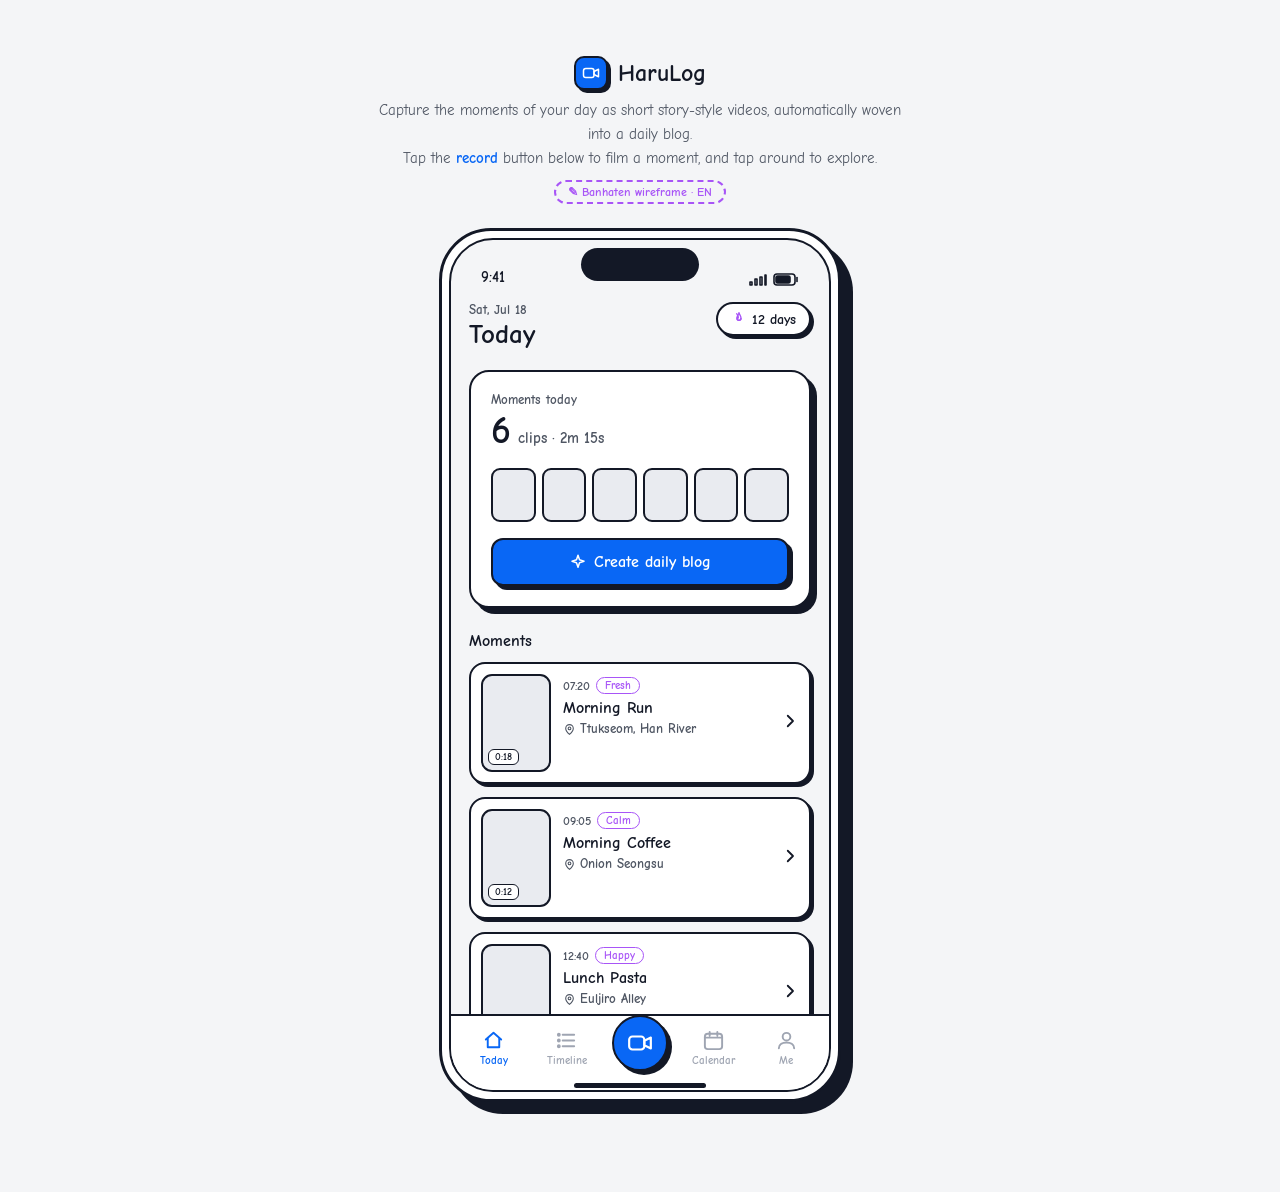
<file: index.html>
<!DOCTYPE html>
<html lang="en">
<head>
<meta charset="utf-8">
<meta name="viewport" content="width=device-width, initial-scale=1">
<title>HaruLog — Wireframe</title>
<link rel="preconnect" href="https://fonts.googleapis.com">
<link rel="preconnect" href="https://fonts.gstatic.com" crossorigin>
<link rel="stylesheet" href="https://fonts.googleapis.com/css2?family=Comic+Neue:wght@400;700&display=swap">
<link rel="stylesheet" href="style.css">
</head>
<body>
<div class="page">

  <header class="intro">
    <div class="intro-logo">
      <div class="logo-badge">
        <svg width="18" height="18" viewBox="0 0 24 24" fill="none" stroke="currentColor" stroke-width="2" stroke-linecap="round" stroke-linejoin="round"><rect x="2" y="6" width="14" height="12" rx="3"/><path d="M16 10l6-3v10l-6-3z"/></svg>
      </div>
      <span class="intro-title">HaruLog</span>
    </div>
    <p class="intro-copy">Capture the moments of your day as short story-style videos, automatically woven into a daily blog.<br>Tap the <b>record</b> button below to film a moment, and tap around to explore.</p>
    <span class="intro-badge">✎ Banhaten wireframe · EN</span>
  </header>

  <div class="phone">
    <div class="screen">
      <div class="statusbar">
        <span class="statusbar-time">9:41</span>
        <div class="statusbar-icons">
          <svg width="18" height="12" viewBox="0 0 18 12" fill="none" stroke="currentColor" stroke-width="1.6" stroke-linecap="round" stroke-linejoin="round"><path d="M1 8h2v3H1zM6 5h2v6H6zM11 3h2v8h-2zM16 1h1v10h-1z"/></svg>
          <svg width="26" height="13" viewBox="0 0 26 13" fill="none" stroke="currentColor" stroke-width="1.6"><rect x="1" y="1" width="21" height="11" rx="3"/><rect x="3" y="3" width="14" height="7" rx="1.5" fill="currentColor"/><path d="M24 4.5v4" stroke-linecap="round"/></svg>
        </div>
      </div>
      <div id="app"></div>
    </div>
    <div class="island"></div>
    <div class="home-indicator"></div>
  </div>

</div>
<script src="app.js"></script>
</body>
</html>
</file>
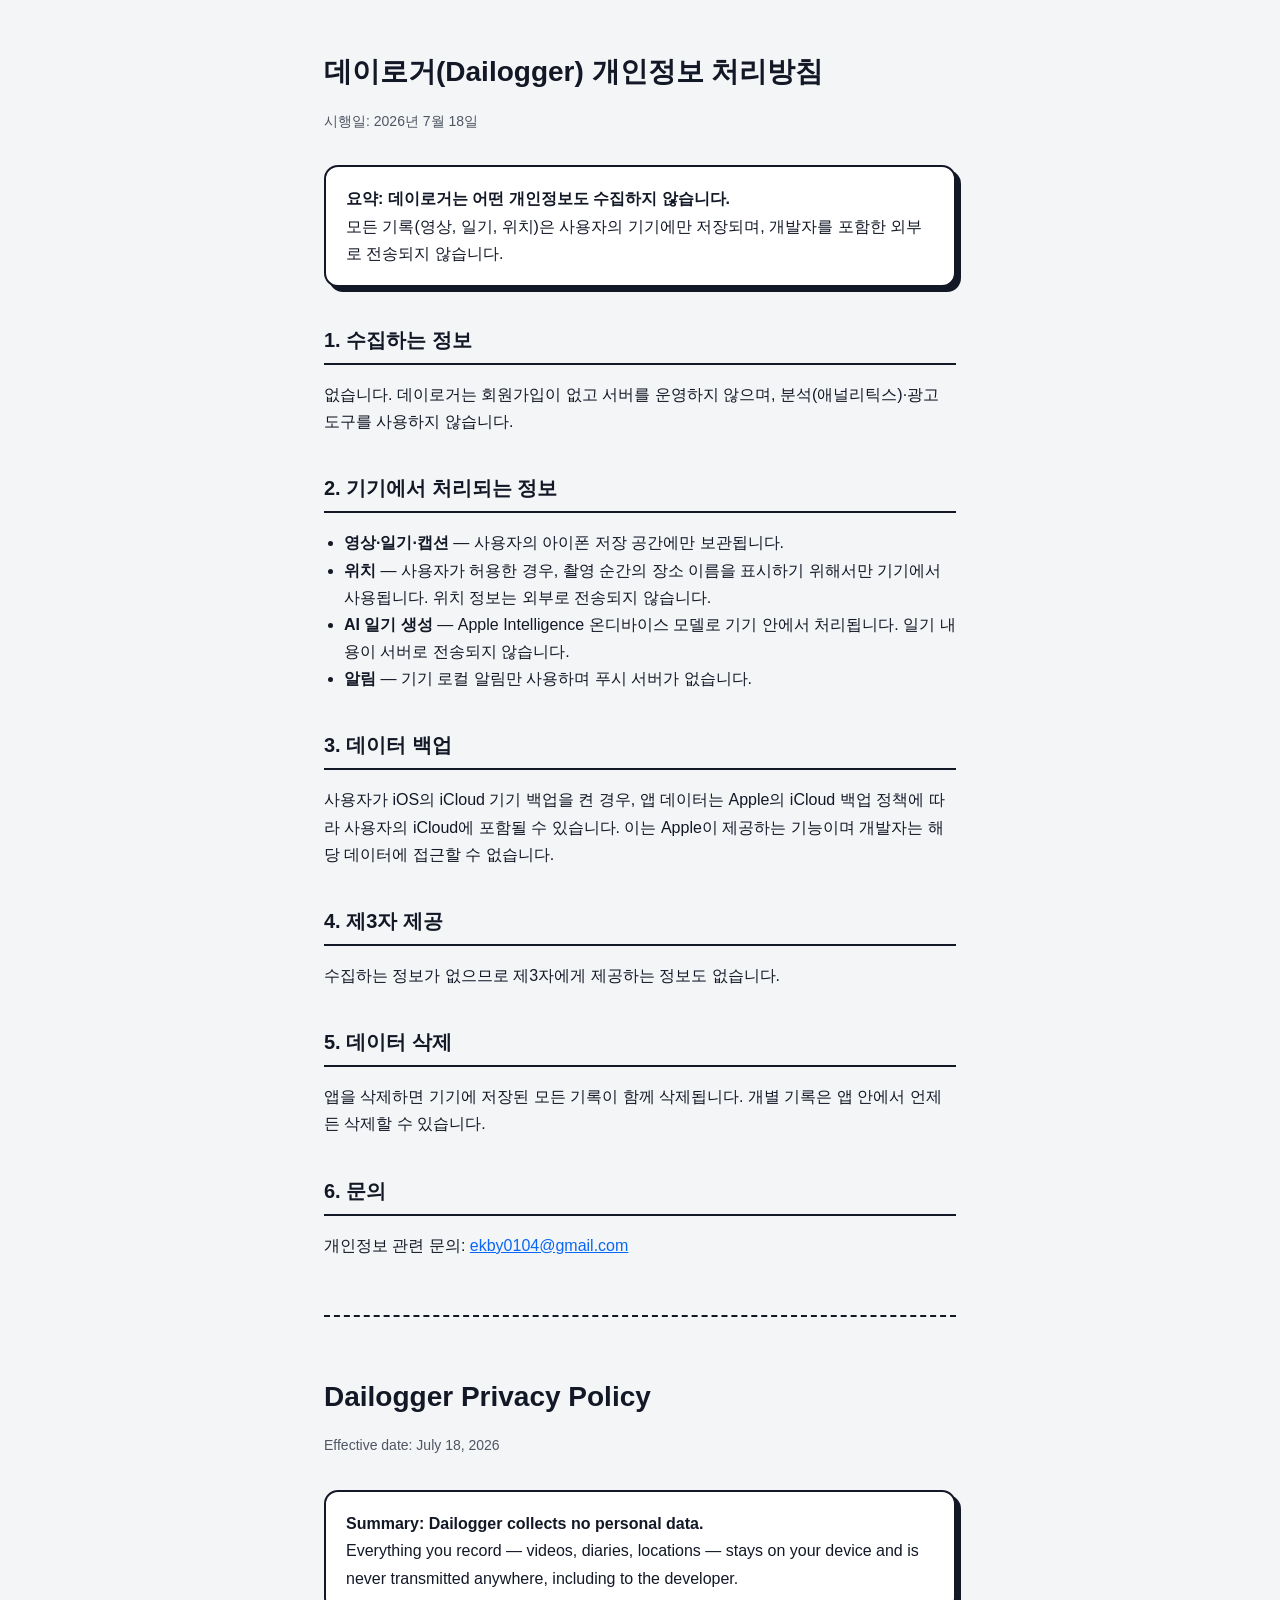
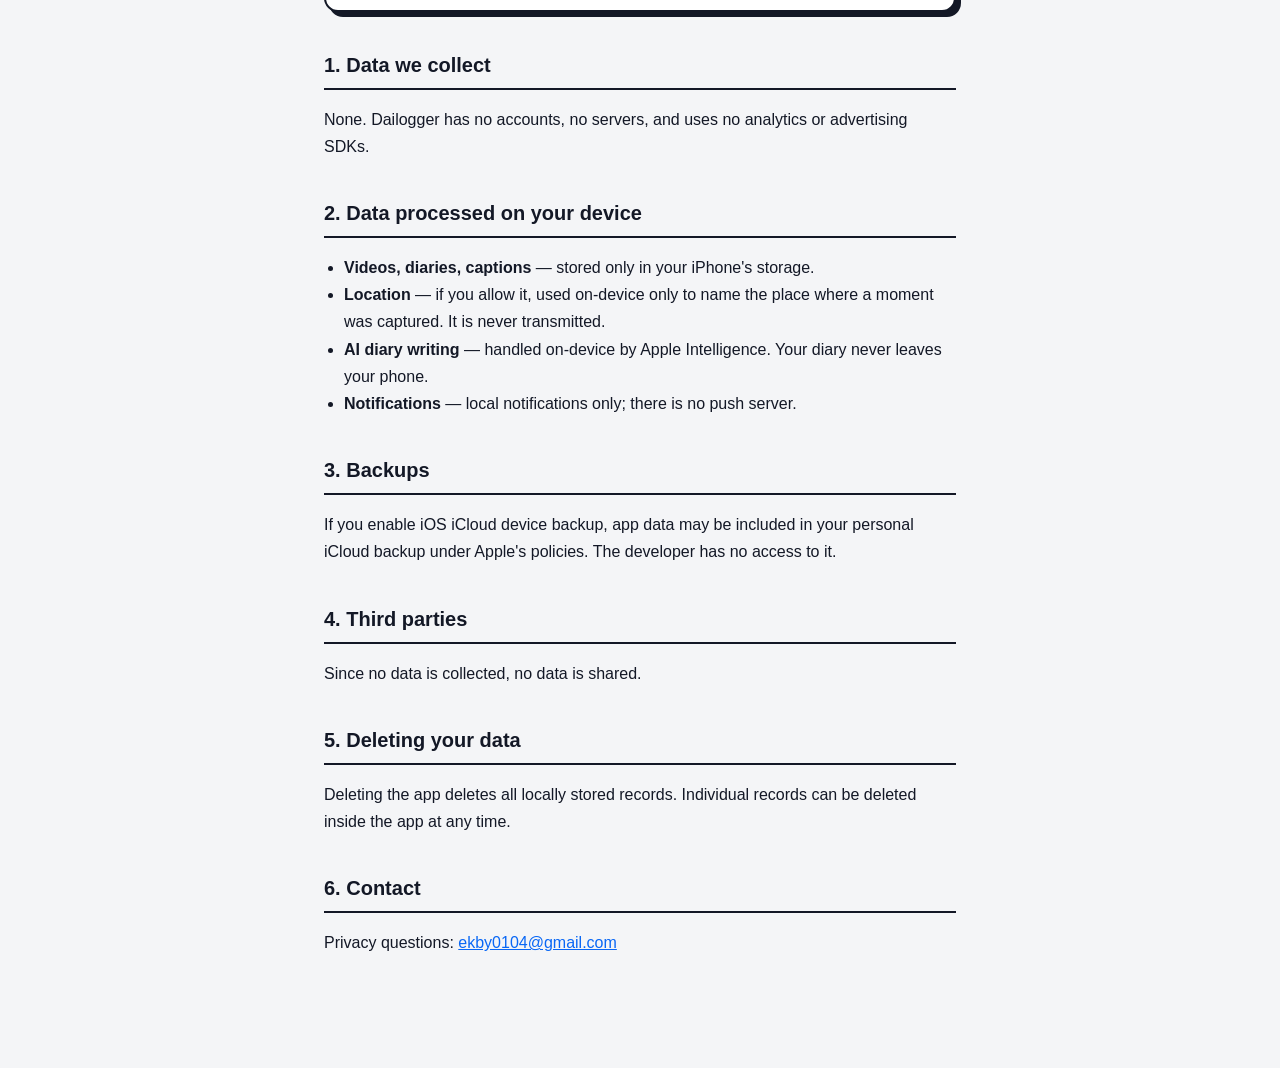
<file: docs/privacy.html>
<!DOCTYPE html>
<html lang="ko">
<head>
<meta charset="utf-8">
<meta name="viewport" content="width=device-width, initial-scale=1">
<title>데이로거 개인정보 처리방침 · Dailogger Privacy Policy</title>
<style>
  :root { --ink: #131826; --gray: #4F5663; --paper: #F4F5F7; --blue: #0967F5; }
  * { box-sizing: border-box; }
  body { margin: 0; background: var(--paper); color: var(--ink);
         font-family: -apple-system, BlinkMacSystemFont, "Apple SD Gothic Neo", sans-serif;
         line-height: 1.7; }
  main { max-width: 680px; margin: 0 auto; padding: 48px 24px 96px; }
  h1 { font-size: 28px; margin: 0 0 4px; }
  .date { color: var(--gray); font-size: 14px; margin-bottom: 32px; }
  h2 { font-size: 20px; margin: 36px 0 8px; border-bottom: 2px solid var(--ink); padding-bottom: 6px; }
  ul { padding-left: 20px; }
  .card { background: #fff; border: 2px solid var(--ink); border-radius: 14px;
          padding: 18px 20px; box-shadow: 5px 5px 0 var(--ink); margin: 20px 0; }
  .divider { margin: 56px 0; border: none; border-top: 2px dashed var(--ink); }
  a { color: var(--blue); }
</style>
</head>
<body>
<main>
  <h1>데이로거(Dailogger) 개인정보 처리방침</h1>
  <p class="date">시행일: 2026년 7월 18일</p>

  <div class="card">
    <strong>요약: 데이로거는 어떤 개인정보도 수집하지 않습니다.</strong><br>
    모든 기록(영상, 일기, 위치)은 사용자의 기기에만 저장되며, 개발자를 포함한 외부로 전송되지 않습니다.
  </div>

  <h2>1. 수집하는 정보</h2>
  <p>없습니다. 데이로거는 회원가입이 없고 서버를 운영하지 않으며, 분석(애널리틱스)·광고 도구를 사용하지 않습니다.</p>

  <h2>2. 기기에서 처리되는 정보</h2>
  <ul>
    <li><strong>영상·일기·캡션</strong> — 사용자의 아이폰 저장 공간에만 보관됩니다.</li>
    <li><strong>위치</strong> — 사용자가 허용한 경우, 촬영 순간의 장소 이름을 표시하기 위해서만 기기에서 사용됩니다. 위치 정보는 외부로 전송되지 않습니다.</li>
    <li><strong>AI 일기 생성</strong> — Apple Intelligence 온디바이스 모델로 기기 안에서 처리됩니다. 일기 내용이 서버로 전송되지 않습니다.</li>
    <li><strong>알림</strong> — 기기 로컬 알림만 사용하며 푸시 서버가 없습니다.</li>
  </ul>

  <h2>3. 데이터 백업</h2>
  <p>사용자가 iOS의 iCloud 기기 백업을 켠 경우, 앱 데이터는 Apple의 iCloud 백업 정책에 따라 사용자의 iCloud에 포함될 수 있습니다. 이는 Apple이 제공하는 기능이며 개발자는 해당 데이터에 접근할 수 없습니다.</p>

  <h2>4. 제3자 제공</h2>
  <p>수집하는 정보가 없으므로 제3자에게 제공하는 정보도 없습니다.</p>

  <h2>5. 데이터 삭제</h2>
  <p>앱을 삭제하면 기기에 저장된 모든 기록이 함께 삭제됩니다. 개별 기록은 앱 안에서 언제든 삭제할 수 있습니다.</p>

  <h2>6. 문의</h2>
  <p>개인정보 관련 문의: <a href="mailto:ekby0104@gmail.com">ekby0104@gmail.com</a></p>

  <hr class="divider">

  <h1>Dailogger Privacy Policy</h1>
  <p class="date">Effective date: July 18, 2026</p>

  <div class="card">
    <strong>Summary: Dailogger collects no personal data.</strong><br>
    Everything you record — videos, diaries, locations — stays on your device and is never transmitted anywhere, including to the developer.
  </div>

  <h2>1. Data we collect</h2>
  <p>None. Dailogger has no accounts, no servers, and uses no analytics or advertising SDKs.</p>

  <h2>2. Data processed on your device</h2>
  <ul>
    <li><strong>Videos, diaries, captions</strong> — stored only in your iPhone's storage.</li>
    <li><strong>Location</strong> — if you allow it, used on-device only to name the place where a moment was captured. It is never transmitted.</li>
    <li><strong>AI diary writing</strong> — handled on-device by Apple Intelligence. Your diary never leaves your phone.</li>
    <li><strong>Notifications</strong> — local notifications only; there is no push server.</li>
  </ul>

  <h2>3. Backups</h2>
  <p>If you enable iOS iCloud device backup, app data may be included in your personal iCloud backup under Apple's policies. The developer has no access to it.</p>

  <h2>4. Third parties</h2>
  <p>Since no data is collected, no data is shared.</p>

  <h2>5. Deleting your data</h2>
  <p>Deleting the app deletes all locally stored records. Individual records can be deleted inside the app at any time.</p>

  <h2>6. Contact</h2>
  <p>Privacy questions: <a href="mailto:ekby0104@gmail.com">ekby0104@gmail.com</a></p>
</main>
</body>
</html>
</file>
<file: style.css>
:root{
  --ink:#131826;
  --blue:#0967F5;
  --purple:#A855F7;
  --paper:#F4F5F7;
  --placeholder:#E9EBF0;
  --muted:#9FA5B2;
  --gray:#4F5663;
  --hard:6px 6px 0 var(--ink);
}

*{box-sizing:border-box;-webkit-font-smoothing:antialiased;}

body{
  margin:0;
  background:var(--paper);
  font-family:'Comic Sans MS','Comic Neue',cursive;
}

a{color:var(--blue);text-decoration:none;}
a:hover{color:#1D4ED8;}

button{font-family:inherit;}

.hl-scroll::-webkit-scrollbar{width:0;height:0;}
.hl-scroll{scrollbar-width:none;}

@keyframes hlpulse{0%,100%{opacity:1;}50%{opacity:.2;}}
@keyframes hlrise{from{opacity:0;transform:translateY(10px);}to{opacity:1;transform:none;}}

/* ============ page shell ============ */
.page{
  min-height:100vh;
  display:flex;
  flex-direction:column;
  align-items:center;
  gap:24px;
  padding:56px 24px 90px;
}

.intro{
  display:flex;
  flex-direction:column;
  align-items:center;
  gap:8px;
  text-align:center;
  max-width:540px;
}
.intro-logo{display:flex;align-items:center;gap:10px;}
.logo-badge{
  width:34px;height:34px;border-radius:10px;
  background:var(--blue);border:2px solid var(--ink);
  display:flex;align-items:center;justify-content:center;
  color:#fff;box-shadow:3px 3px 0 var(--ink);
}
.intro-title{font-weight:700;font-size:24px;color:var(--ink);}
.intro-copy{
  margin:0;font-size:15px;line-height:1.6;color:var(--gray);
  text-wrap:pretty;font-family:'Comic Neue','Comic Sans MS',cursive;
}
.intro-copy b{color:var(--blue);}
.intro-badge{
  margin-top:2px;font-size:12px;font-weight:700;color:var(--purple);
  border:2px dashed var(--purple);border-radius:999px;padding:3px 12px;
}

/* ============ phone frame ============ */
.phone{
  width:402px;height:874px;border-radius:52px;background:#fff;
  position:relative;border:3px solid var(--ink);
  box-shadow:12px 12px 0 var(--ink);flex:none;
}
.screen{
  position:absolute;inset:7px;border-radius:44px;overflow:hidden;
  background:var(--paper);border:2px solid var(--ink);
}
.island{
  position:absolute;top:17px;left:50%;transform:translateX(-50%);
  width:118px;height:33px;border-radius:999px;background:var(--ink);z-index:400;
}
.home-indicator{
  position:absolute;bottom:11px;left:50%;transform:translateX(-50%);
  width:132px;height:5px;border-radius:999px;background:var(--ink);
  z-index:400;pointer-events:none;
}

.statusbar{
  position:absolute;top:0;left:0;right:0;height:54px;z-index:40;
  display:flex;align-items:flex-end;justify-content:space-between;
  padding:0 30px 8px;pointer-events:none;
}
.statusbar-time{font-weight:700;font-size:15px;color:var(--ink);}
.statusbar-icons{display:flex;align-items:center;gap:6px;color:var(--ink);}

/* ============ tab views ============ */
.tab-view{
  position:absolute;top:0;left:0;right:0;bottom:76px;
  overflow-y:auto;padding:62px 18px 28px;
}

.view-header{display:flex;align-items:flex-start;justify-content:space-between;gap:12px;margin-bottom:20px;}
.eyebrow{
  font-family:'Comic Neue','Comic Sans MS',cursive;
  font-size:13px;color:var(--gray);font-weight:700;margin-bottom:2px;
}
.h1{font-weight:700;font-size:27px;color:var(--ink);}
.sub{
  font-size:13px;color:var(--gray);font-weight:700;
  font-family:'Comic Neue','Comic Sans MS',cursive;
}

.streak-pill{
  display:flex;align-items:center;gap:5px;height:34px;padding:0 13px;
  border-radius:999px;background:#fff;border:2px solid var(--ink);
  box-shadow:3px 3px 0 var(--ink);color:var(--ink);font-weight:700;font-size:14px;
}

.mood-pill{
  font-size:11px;font-weight:700;color:var(--purple);
  border:1.5px solid var(--purple);border-radius:999px;padding:1px 8px;
}

/* hero blog card */
.hero-card{
  border-radius:20px;padding:20px;background:#fff;
  border:2px solid var(--ink);box-shadow:var(--hard);margin-bottom:24px;
}
.hero-label{font-family:'Comic Neue','Comic Sans MS',cursive;font-size:13px;font-weight:700;color:var(--gray);}
.hero-count{display:flex;align-items:baseline;gap:7px;margin:2px 0 15px;}
.hero-count-num{font-weight:700;font-size:38px;color:var(--ink);}
.hero-count-meta{font-size:15px;color:var(--gray);font-weight:700;}
.hero-reel{display:flex;gap:6px;margin-bottom:16px;}
.hero-reel-thumb{flex:1;height:54px;border-radius:9px;background:var(--placeholder);border:2px solid var(--ink);}

.btn-primary{
  width:100%;height:48px;border:2px solid var(--ink);border-radius:12px;
  background:var(--blue);color:#fff;font-weight:700;font-size:16px;cursor:pointer;
  display:flex;align-items:center;justify-content:center;gap:7px;
  box-shadow:4px 4px 0 var(--ink);
}

.section-title{font-weight:700;font-size:16px;color:var(--ink);margin-bottom:12px;}

/* moment list */
.moment-list{display:flex;flex-direction:column;gap:13px;}
.moment-card{
  display:flex;gap:12px;cursor:pointer;align-items:stretch;
  background:#fff;border:2px solid var(--ink);border-radius:16px;
  padding:10px;box-shadow:3px 3px 0 var(--ink);
}
.moment-thumb{
  width:70px;height:98px;border-radius:11px;overflow:hidden;flex:none;
  position:relative;background:var(--placeholder);border:2px solid var(--ink);
}
.dur-badge{
  position:absolute;left:5px;bottom:5px;padding:1px 6px;border-radius:6px;
  background:#fff;border:1.5px solid var(--ink);color:var(--ink);
  font-size:10px;font-weight:700;pointer-events:none;
}
.moment-body{flex:1;min-width:0;padding-top:3px;}
.moment-meta{display:flex;align-items:center;gap:6px;margin-bottom:5px;}
.moment-time{font-size:12px;font-weight:700;color:var(--gray);}
.moment-title{font-weight:700;font-size:16px;color:var(--ink);margin-bottom:5px;}
.moment-place{
  display:flex;align-items:center;gap:4px;color:var(--gray);font-size:12.5px;
  font-family:'Comic Neue','Comic Sans MS',cursive;font-weight:700;
}
.moment-chevron{align-self:center;color:var(--ink);}

/* ============ timeline ============ */
.tl-wrap{position:relative;padding-left:64px;}
.tl-line{position:absolute;left:47px;top:8px;bottom:8px;width:0;border-left:2px dashed var(--ink);}
.tl-list{display:flex;flex-direction:column;gap:20px;}
.tl-entry{position:relative;}
.tl-time{position:absolute;left:-64px;top:2px;width:40px;text-align:right;font-size:12px;font-weight:700;color:var(--gray);}
.tl-dot{
  position:absolute;left:-20px;top:4px;width:14px;height:14px;
  border-radius:999px;background:var(--purple);border:2px solid var(--ink);
}
.tl-card{
  cursor:pointer;border-radius:16px;overflow:hidden;background:#fff;
  border:2px solid var(--ink);box-shadow:var(--hard);
}
.tl-media{height:150px;position:relative;background:var(--placeholder);border-bottom:2px solid var(--ink);}
.tl-media-badges{position:absolute;left:10px;bottom:10px;display:flex;align-items:center;gap:6px;pointer-events:none;}
.tl-play{
  width:32px;height:32px;border-radius:999px;background:#fff;border:2px solid var(--ink);
  display:flex;align-items:center;justify-content:center;color:var(--ink);
}
.tl-dur{
  padding:2px 8px;border-radius:7px;background:#fff;border:2px solid var(--ink);
  color:var(--ink);font-size:11px;font-weight:700;
}
.tl-body{padding:12px 14px 14px;}
.tl-head{display:flex;align-items:center;justify-content:space-between;gap:8px;margin-bottom:5px;}
.tl-title{font-weight:700;font-size:16px;color:var(--ink);}
.tl-head .mood-pill{padding:1px 9px;flex:none;}
.tl-caption{
  font-size:13px;color:var(--gray);line-height:1.5;
  font-family:'Comic Neue','Comic Sans MS',cursive;font-weight:700;
}

/* ============ calendar ============ */
.cal-weekdays{display:grid;grid-template-columns:repeat(7,1fr);gap:2px;margin-bottom:8px;}
.cal-weekday{text-align:center;font-size:11px;font-weight:700;color:var(--gray);padding:4px 0;}
.cal-grid{display:grid;grid-template-columns:repeat(7,1fr);gap:6px;}
.cal-cell{
  aspect-ratio:1/1.28;border-radius:10px;position:relative;overflow:hidden;
  display:flex;align-items:flex-start;justify-content:flex-end;padding:5px;
}
.cal-day{font-size:12px;font-weight:700;}
.cal-dot{
  position:absolute;left:5px;bottom:5px;width:8px;height:8px;
  border-radius:999px;border:1.5px solid var(--ink);
}
.cal-detail{
  margin-top:22px;border-radius:18px;background:#fff;
  border:2px solid var(--ink);box-shadow:var(--hard);padding:16px;
}
.cal-detail-head{display:flex;align-items:center;justify-content:space-between;margin-bottom:13px;}
.cal-detail-title{font-weight:700;font-size:17px;color:var(--ink);}
.cal-detail-meta{
  font-size:12.5px;color:var(--gray);font-weight:700;
  font-family:'Comic Neue','Comic Sans MS',cursive;
}
.cal-reel{display:flex;gap:7px;}
.cal-reel-thumb{flex:1;aspect-ratio:9/16;border-radius:10px;background:var(--placeholder);border:2px solid var(--ink);}

/* ============ me ============ */
.me-header{display:flex;align-items:center;gap:14px;margin-bottom:22px;}
.me-avatar{
  width:64px;height:64px;border-radius:999px;background:var(--placeholder);
  border:2px solid var(--ink);display:flex;align-items:center;justify-content:center;
  color:var(--ink);flex:none;box-shadow:3px 3px 0 var(--ink);
}
.me-id{flex:1;}
.me-name{font-weight:700;font-size:19px;color:var(--ink);}
.me-handle{font-size:13px;color:var(--gray);font-weight:700;font-family:'Comic Neue','Comic Sans MS',cursive;}
.me-settings{
  width:40px;height:40px;border-radius:12px;background:#fff;border:2px solid var(--ink);
  display:flex;align-items:center;justify-content:center;color:var(--ink);
  cursor:pointer;box-shadow:3px 3px 0 var(--ink);
}
.me-stats{
  display:flex;border-radius:16px;background:#fff;border:2px solid var(--ink);
  box-shadow:var(--hard);padding:16px 0;margin-bottom:24px;
}
.me-stat{flex:1;text-align:center;}
.me-stat-value{font-weight:700;font-size:23px;color:var(--ink);}
.me-stat-label{
  font-size:12px;color:var(--gray);margin-top:2px;font-weight:700;
  font-family:'Comic Neue','Comic Sans MS',cursive;
}
.me-archive-head{display:flex;align-items:center;justify-content:space-between;margin-bottom:12px;}
.me-archive-head .section-title{margin-bottom:0;}
.me-archive-total{font-size:12.5px;color:var(--gray);font-weight:700;}
.archive-grid{display:grid;grid-template-columns:repeat(3,1fr);gap:8px;}
.archive-cell{
  aspect-ratio:9/16;border-radius:12px;overflow:hidden;position:relative;
  background:var(--placeholder);border:2px solid var(--ink);
}
.archive-day{
  position:absolute;left:6px;bottom:6px;color:var(--ink);background:#fff;
  border:1.5px solid var(--ink);border-radius:7px;padding:2px 6px;
  font-weight:700;font-size:12px;line-height:1;
}
.archive-count{
  position:absolute;right:6px;top:6px;padding:1px 6px;border-radius:6px;
  background:#fff;border:1.5px solid var(--ink);color:var(--ink);
  font-size:10px;font-weight:700;
}

/* ============ bottom nav ============ */
.bottomnav{
  position:absolute;left:0;right:0;bottom:0;height:76px;z-index:45;
  background:#fff;border-top:2px solid var(--ink);
  display:flex;align-items:flex-start;padding:9px 6px 0;
}
.nav-btn{
  flex:1;background:none;border:none;cursor:pointer;
  display:flex;flex-direction:column;align-items:center;gap:3px;padding:4px 0;
}
.nav-btn span{font-size:10.5px;font-weight:700;}
.nav-fab-wrap{flex:1;display:flex;justify-content:center;}
.nav-fab{
  width:56px;height:56px;margin-top:-10px;border-radius:999px;
  border:2px solid var(--ink);cursor:pointer;background:var(--blue);color:#fff;
  display:flex;align-items:center;justify-content:center;box-shadow:4px 4px 0 var(--ink);
}

/* ============ camera overlay ============ */
.overlay-camera{position:absolute;inset:0;z-index:200;background:#20242f;overflow:hidden;}
.cam-gradient{
  position:absolute;inset:0;pointer-events:none;
  background:linear-gradient(180deg,rgba(19,24,38,.5) 0%,rgba(19,24,38,0) 22%,rgba(19,24,38,0) 60%,rgba(19,24,38,.8));
}
.cam-top{
  position:absolute;top:56px;left:20px;right:20px;
  display:flex;align-items:flex-start;justify-content:space-between;
}
.cam-icon-btn{
  width:42px;height:42px;border-radius:12px;border:2px solid #fff;
  background:rgba(19,24,38,.5);color:#fff;
  display:flex;align-items:center;justify-content:center;cursor:pointer;
}
.cam-center{display:flex;flex-direction:column;align-items:center;gap:8px;}
.cam-timer{
  display:flex;align-items:center;gap:8px;padding:7px 14px;border-radius:999px;
  background:rgba(19,24,38,.6);border:2px solid #fff;
}
.cam-timer-dot{width:10px;height:10px;border-radius:999px;}
.cam-timer-label{color:#fff;font-weight:700;font-size:15px;font-variant-numeric:tabular-nums;}
.cam-location{
  display:flex;align-items:center;gap:5px;padding:5px 11px;border-radius:999px;
  background:rgba(19,24,38,.5);border:2px solid rgba(255,255,255,.7);
  color:#fff;font-size:12px;font-weight:700;
}
.cam-segbar{position:absolute;top:120px;left:20px;right:20px;display:flex;gap:4px;height:8px;}
.cam-seg{height:8px;border-radius:4px;background:#fff;border:2px solid var(--ink);}
.cam-seg-rest{flex:1;height:8px;border-radius:4px;background:rgba(255,255,255,.25);border:2px solid rgba(255,255,255,.6);}
.cam-bottom{position:absolute;left:0;right:0;bottom:34px;}
.cam-moods{display:flex;gap:8px;overflow-x:auto;padding:0 20px 18px;}
.cam-mood{
  flex:none;height:36px;padding:0 16px;border-radius:999px;
  font-weight:700;font-size:14px;cursor:pointer;
}
.cam-controls{display:flex;align-items:center;justify-content:space-between;padding:0 34px;}
.cam-gallery{
  width:50px;height:50px;border-radius:12px;background:rgba(19,24,38,.5);
  border:2px solid #fff;display:flex;align-items:center;justify-content:center;color:#fff;
}
.cam-record{
  width:82px;height:82px;border-radius:999px;border:5px solid #fff;
  background:rgba(19,24,38,.35);cursor:pointer;
  display:flex;align-items:center;justify-content:center;padding:0;
}
.cam-record-inner{background:#DC0A0A;border:2px solid #fff;transition:all .2s ease;}
.cam-next{
  width:50px;height:50px;border-radius:12px;
  display:flex;align-items:center;justify-content:center;
}

/* ============ edit overlay ============ */
.overlay-edit{position:absolute;inset:0;z-index:210;background:var(--paper);overflow-y:auto;}
.edit-header{
  position:sticky;top:0;z-index:2;display:flex;align-items:center;justify-content:space-between;
  padding:56px 16px 12px;background:var(--paper);border-bottom:2px solid var(--ink);
}
.edit-back{background:none;border:none;cursor:pointer;color:var(--ink);display:flex;align-items:center;}
.edit-title{font-weight:700;font-size:17px;color:var(--ink);}
.edit-header-spacer{width:24px;}
.edit-body{padding:18px;}
.edit-preview{
  border-radius:16px;overflow:hidden;position:relative;background:var(--placeholder);
  border:2px solid var(--ink);aspect-ratio:9/16;max-height:280px;
  margin:0 auto 18px;width:158px;box-shadow:var(--hard);
}
.edit-preview-badges{position:absolute;left:8px;bottom:8px;display:flex;gap:5px;pointer-events:none;}
.edit-dur{
  padding:2px 8px;border-radius:7px;background:#fff;border:2px solid var(--ink);
  color:var(--ink);font-size:11px;font-weight:700;
}
.edit-label{font-weight:700;font-size:14px;color:var(--ink);margin-bottom:8px;}
.edit-label--gap{margin:20px 0 8px;}
.edit-caption{
  width:100%;min-height:66px;resize:none;border:2px solid var(--ink);background:#fff;
  border-radius:12px;padding:12px 14px;
  font-family:'Comic Neue','Comic Sans MS',cursive;font-weight:700;font-size:14.5px;
  color:var(--ink);line-height:1.5;outline:none;
}
.edit-moods{display:flex;flex-wrap:wrap;gap:8px;}
.edit-mood{
  height:38px;padding:0 16px;border-radius:999px;border:2px solid var(--ink);
  font-weight:700;font-size:14px;cursor:pointer;
}
.edit-rows{display:flex;flex-direction:column;gap:10px;}
.edit-row{
  display:flex;align-items:center;gap:10px;padding:13px 14px;background:#fff;
  border:2px solid var(--ink);border-radius:12px;color:var(--ink);
  font-size:14px;font-weight:700;
}
.edit-save{
  width:100%;height:54px;margin-top:24px;border:2px solid var(--ink);border-radius:14px;
  background:var(--blue);color:#fff;font-weight:700;font-size:16px;cursor:pointer;
  display:flex;align-items:center;justify-content:center;gap:8px;
  box-shadow:5px 5px 0 var(--ink);
}

/* ============ viewer overlay ============ */
.overlay-viewer{position:absolute;inset:0;z-index:220;background:#20242f;overflow:hidden;}
.viewer-gradient{
  position:absolute;inset:0;pointer-events:none;
  background:linear-gradient(180deg,rgba(19,24,38,.55) 0%,rgba(19,24,38,0) 25%,rgba(19,24,38,0) 52%,rgba(19,24,38,.85));
}
.viewer-bars{position:absolute;top:60px;left:18px;right:18px;display:flex;gap:4px;}
.viewer-bar{flex:1;height:7px;border-radius:4px;border:2px solid var(--ink);}
.viewer-close{
  position:absolute;top:78px;right:20px;width:40px;height:40px;border-radius:12px;
  border:2px solid #fff;background:rgba(19,24,38,.5);color:#fff;
  display:flex;align-items:center;justify-content:center;cursor:pointer;z-index:2;
}
.viewer-info{position:absolute;left:20px;right:20px;bottom:40px;}
.viewer-meta{display:flex;align-items:center;gap:8px;margin-bottom:10px;}
.viewer-time{color:#fff;font-size:13px;font-weight:700;}
.viewer-mood{
  font-size:12px;font-weight:700;color:#fff;background:var(--purple);
  border:2px solid #fff;border-radius:999px;padding:2px 10px;
}
.viewer-title{color:#fff;font-weight:700;font-size:24px;margin-bottom:6px;}
.viewer-caption{
  color:rgba(255,255,255,.9);font-size:14px;line-height:1.55;margin-bottom:16px;
  font-family:'Comic Neue','Comic Sans MS',cursive;font-weight:700;
}
.viewer-footer{display:flex;align-items:center;gap:10px;}
.viewer-place{display:flex;align-items:center;gap:5px;color:#fff;font-size:13px;font-weight:700;}
.viewer-spacer{flex:1;}
.viewer-edit{
  height:40px;padding:0 16px;border-radius:999px;border:2px solid #fff;
  background:rgba(19,24,38,.5);color:#fff;font-weight:700;font-size:14px;cursor:pointer;
  display:flex;align-items:center;gap:6px;
}

/* ============ toast ============ */
.toast{
  position:absolute;left:20px;right:20px;bottom:94px;z-index:300;
  display:flex;align-items:center;gap:9px;padding:14px 16px;border-radius:14px;
  background:var(--ink);color:#fff;font-size:14px;font-weight:700;
  box-shadow:5px 5px 0 var(--purple);animation:hlrise .3s ease;
}

/* small screens: scale the fixed-size phone down */
@media (max-width: 480px){
  .page{padding:32px 8px 60px;}
  .phone{transform:scale(.86);transform-origin:top center;margin-bottom:-120px;}
}
</file>
